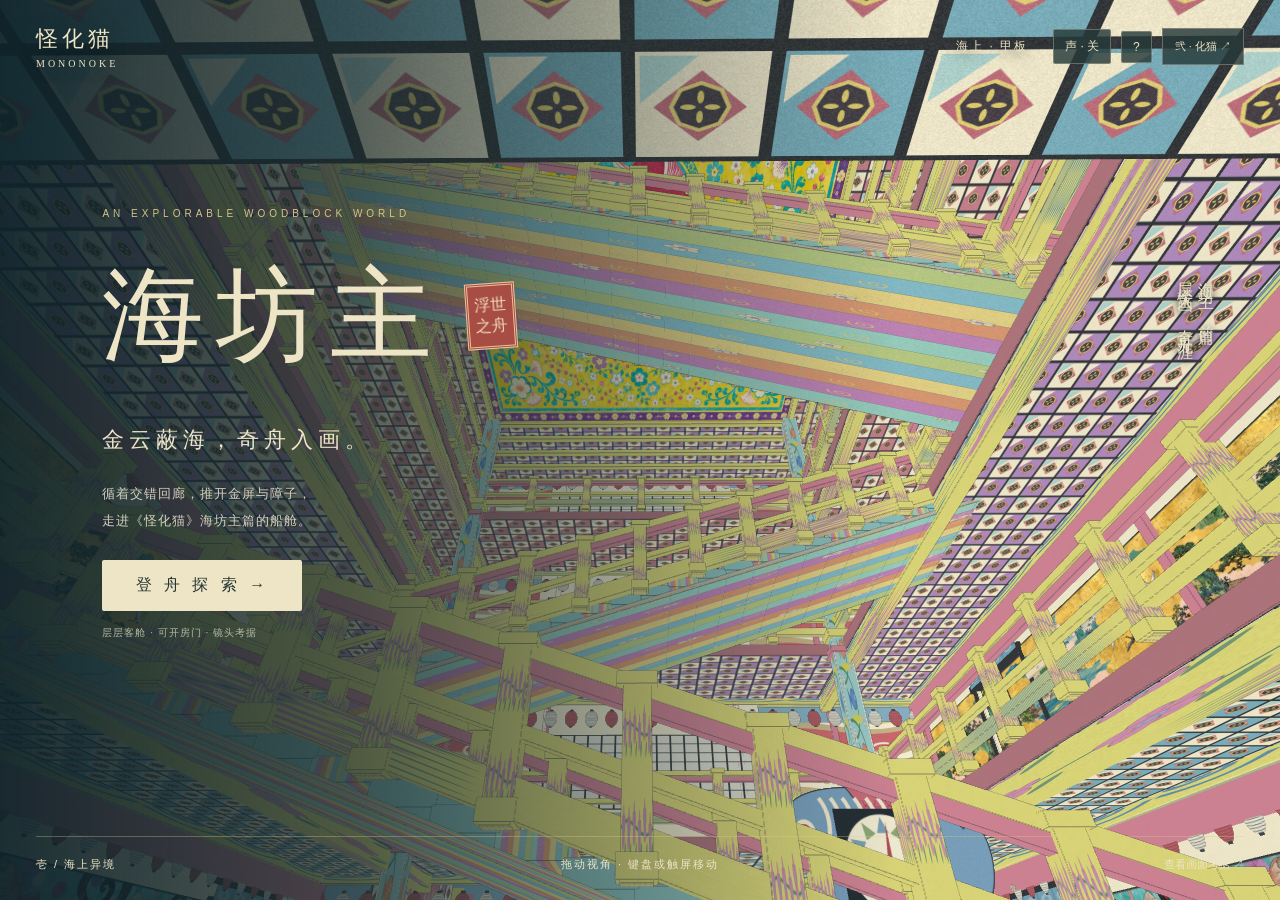
<file: index.html>
<!doctype html>
<html lang="zh-CN">
<head><meta charset="utf-8"><meta name="viewport" content="width=device-width,initial-scale=1,viewport-fit=cover"><meta name="theme-color" content="#202f36"><title>海坊主 · 浮世之舟</title><link rel="stylesheet" href="style.css?v=32"></head>
<body>
<div id="world" aria-label="可探索的海坊主船舱"></div><div class="paper"></div>
<header><a href="#" id="home" aria-label="返回标题">怪化猫 <span>MONONOKE</span></a><div class="top-right"><span id="zone">海上 · 甲板</span><button id="sound" title="切换合成海浪声" aria-label="开启环境音">声 · 关</button><button id="help" aria-label="操作说明">?</button><a id="chapterLink" href="bakeneko/?v=2" title="切换到化猫篇">弐 · 化猫 ↗</a></div></header>
<section id="intro"><div class="intro-copy"><p class="eyebrow">AN EXPLORABLE WOODBLOCK WORLD</p><div class="title-row"><h1>海坊主</h1><span class="seal">浮世<br>之舟</span></div><p class="subtitle">金云蔽海，奇舟入画。</p><p class="intro-desc">循着交错回廊，推开金屏与障子，<br class="wide">走进《怪化猫》海坊主篇的船舱。</p><button id="enter" class="primary" disabled>正在展开画卷…</button><p class="intro-note">层层客舱 · 可开房门 · 镜头考据</p></div><div class="vertical-note">海坊主 · 前篇<br>层楼入画 · 奇舟无涯</div><div class="intro-bottom"><span>壱 / 海上异境</span><span>拖动视角 · 键盘或触屏移动</span><button id="introRefs">查看画面考据 ↗</button></div></section>
<main id="hud" hidden><div class="location"><span id="locNumber">01</span><div><small>当前所在</small><h2 id="locTitle">金云甲板</h2></div></div><div id="crosshair">+</div><button id="inspect" hidden>观察 <span>E</span></button><div class="bottom-bar"><button id="mapBtn">◎ 船内舆图</button><span class="controls-hint">W A S D 移动 <i>·</i> 拖动环顾 <i>·</i> E 观察</span><button id="referenceBtn">↗ 镜头对照</button><button id="journalBtn">见闻录 <b id="count">0 / 12</b></button></div><div id="joystick" aria-label="移动摇杆"><div id="stick"></div></div><div class="touch-look">右侧拖动环顾</div><button id="reset" title="回到中庭仰视机位">↶</button></main>
<aside id="panel" role="dialog" aria-modal="true" aria-labelledby="panelTitle" hidden><div class="panel-head"><span id="panelKicker">船上见闻录</span><button id="closePanel" aria-label="关闭">×</button></div><div id="panelContent"></div></aside><div id="shade" hidden></div>
<div id="toast" role="status"></div><div id="error" hidden><h2>画卷未能展开</h2><p>请使用支持 WebGL 的现代浏览器，并开启硬件加速。</p><button onclick="location.reload()">重新尝试</button></div>
<script src="three.min.js"></script><script src="references.js"></script><script src="generated.js?v=31"></script><script src="scene.js?v=31"></script>
</body></html>
</file>
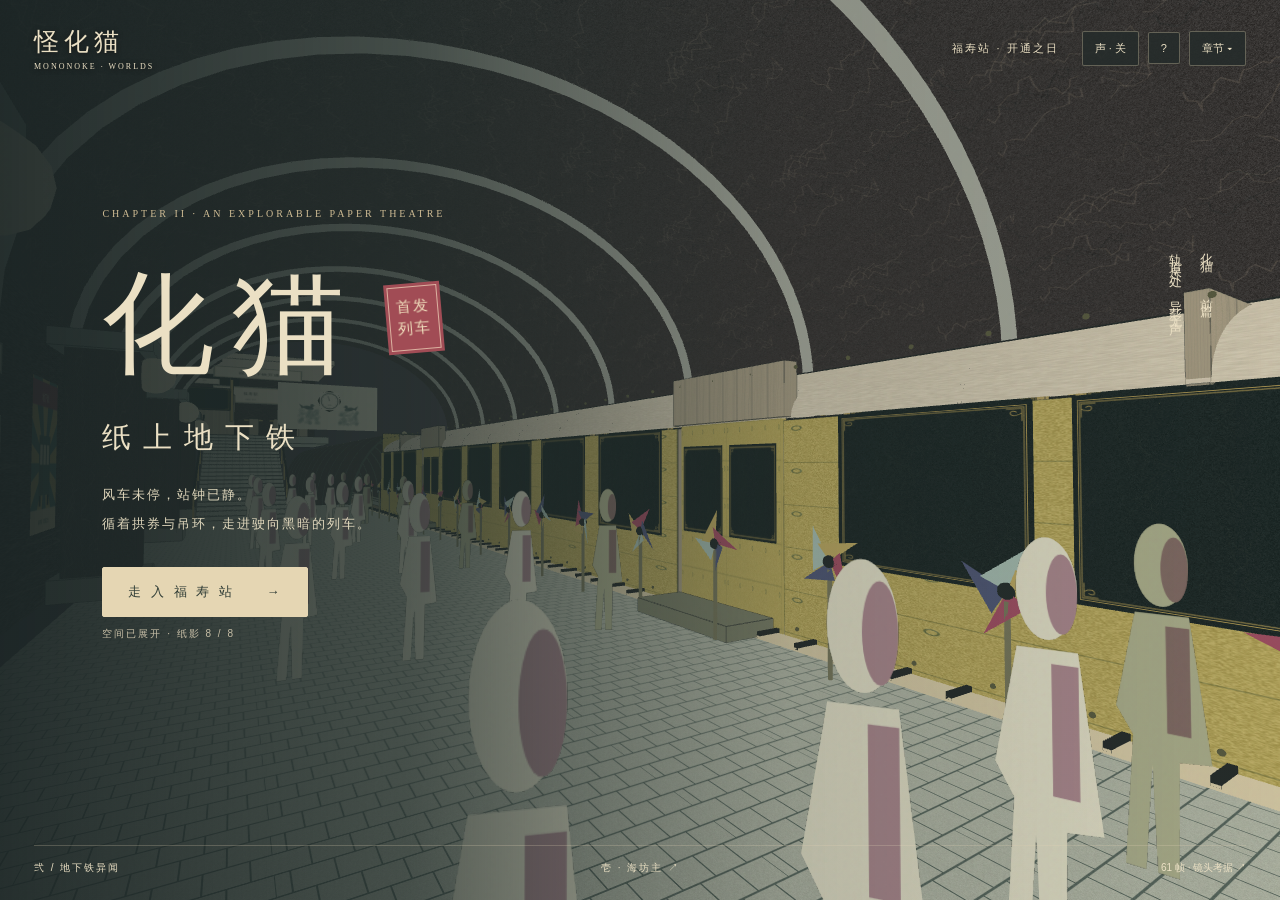
<file: bakeneko/index.html>
<!doctype html>
<html lang="zh-CN">
<head><meta charset="utf-8"><meta name="viewport" content="width=device-width,initial-scale=1,viewport-fit=cover"><meta name="theme-color" content="#292725"><meta name="description" content="循着福寿站的拱券与风车，走入《怪化猫》化猫篇的纸上地下铁。可探索的站台、列车、驾驶室与结界秤阵。"><title>化猫 · 纸上地下铁 | 怪化猫异境</title><link rel="stylesheet" href="style.css?v=2"></head>
<body>
<div id="world" aria-label="可步行探索的化猫地下铁"></div><div class="paper" aria-hidden="true"></div>
<header><a class="brand" href="../?v=32">怪化猫<span>MONONOKE · WORLDS</span></a><div class="header-actions"><span id="zone">福寿站 · 开通之日</span><button id="sound" aria-label="开启列车环境音">声 · 关</button><button id="help" aria-label="操作说明">?</button><button id="chapters" aria-label="选择章节">章节 ▾</button></div></header>
<section id="intro"><div class="intro-copy"><p class="eyebrow">CHAPTER II · AN EXPLORABLE PAPER THEATRE</p><div class="title"><h1>化猫</h1><span class="seal">首发<br>列车</span></div><p class="intro-subtitle">纸上地下铁</p><p class="intro-desc">风车未停，站钟已静。<br>循着拱券与吊环，走进驶向黑暗的列车。</p><button id="enter" class="primary">走 入 福 寿 站 <span>→</span></button><p class="loading" id="loading">空间已展开 · 纸影陆续入座</p></div><div class="vertical">化猫 · 前篇<br>轨道尽处，异影无声</div><div class="intro-bottom"><span>弐 / 地下铁异闻</span><a href="../?v=32">壱 · 海坊主 ↗</a><button id="introRefs">61 帧 · 镜头考据 ↗</button></div></section>
<main id="hud" hidden><div class="location"><span id="locNo">01</span><div><small>当前所在</small><h2 id="locTitle">福寿站台</h2></div></div><div class="crosshair" aria-hidden="true">+</div><button id="inspect" hidden></button><div class="bottom-bar"><button id="mapBtn">◎ 车站舆图</button><span class="control-hint">W A S D 移动 · 拖动环顾 · E 开门 / 观察</span><div class="bottom-right"><button id="refsBtn">↗ 镜头对照</button><button id="journalBtn">异闻录 <b id="count">0 / 11</b></button><button id="modeBtn">◐ 开通日</button></div></div><div id="joystick" aria-label="移动摇杆"><span id="stick"></span></div><span class="touch-hint">右侧拖动环顾</span><button id="reset" aria-label="回到车厢中轴">↶</button></main>
<div id="shade" hidden></div><aside id="panel" role="dialog" aria-modal="true" aria-labelledby="panelTitle" hidden><div class="panel-head"><small id="panelKicker">地下铁异闻</small><button id="closePanel" aria-label="关闭面板">×</button></div><div id="panelContent"></div></aside><div id="toast" role="status"></div><div id="error" hidden><h2>画卷未能展开</h2><p>请使用支持 WebGL 的浏览器，并开启硬件加速。</p><button onclick="location.reload()">重新展开</button></div>
<script src="../three.min.js"></script><script src="references.js"></script><script src="scene.js?v=2"></script>
</body></html>
</file>
<file: style.css>
:root{--paper:#eee4c6;--ink:#263732;--red:#a84340;--gold:#d7bc6a}*{box-sizing:border-box}body{margin:0;overflow:hidden;background:#273c48;color:var(--paper);font-family:"Microsoft YaHei","PingFang SC",sans-serif}button,a{-webkit-tap-highlight-color:transparent}button{font:inherit;cursor:pointer}button:focus-visible,a:focus-visible{outline:2px solid #ecd385;outline-offset:5px}button{border:1px solid #e1d3b357;color:inherit;background:#263a3ad1;border-radius:2px;padding:10px 15px}button:hover{background:#52605be6}button:disabled{opacity:.6;cursor:wait}[hidden]{display:none!important}#world{position:fixed;inset:0}#world canvas{display:block;width:100%;height:100%;touch-action:none}.paper{position:fixed;inset:0;pointer-events:none;opacity:.09;background-image:url("data:image/svg+xml,%3Csvg viewBox='0 0 180 180' xmlns='http://www.w3.org/2000/svg'%3E%3Cfilter id='n'%3E%3CfeTurbulence type='fractalNoise' baseFrequency='.65' numOctaves='3' stitchTiles='stitch'/%3E%3C/filter%3E%3Crect width='100%25' height='100%25' opacity='.55' filter='url(%23n)'/%3E%3C/svg%3E");mix-blend-mode:multiply;z-index:2}header{position:fixed;z-index:5;left:36px;right:36px;top:24px;display:flex;align-items:center;justify-content:space-between;text-shadow:0 2px 15px #162625}header a{text-decoration:none;color:var(--paper);font-family:serif;letter-spacing:4px;font-size:22px}header a span{font-family:serif;font-size:10px;letter-spacing:3px;display:block;margin-top:4px}.top-right{display:flex;align-items:center;gap:10px}.top-right>span{font-size:12px;letter-spacing:2px;margin-right:15px}.top-right button{padding:8px 11px;font-size:12px}#intro{position:fixed;inset:0;z-index:3;background:linear-gradient(90deg,rgba(14,34,41,.94),rgba(22,39,42,.7) 28%,transparent 70%)}.intro-copy{position:absolute;left:8%;top:24%;max-width:620px}.eyebrow{font-size:10px;letter-spacing:4px;color:#d3c48d}.title-row{display:flex;align-items:center;gap:22px}h1{font-family:"STKaiti","KaiTi",serif;font-weight:400;letter-spacing:12px;font-size:clamp(64px,8vw,114px);margin:18px 0}.seal{color:#f2ddba;background:#a74d44;padding:9px 6px;font-family:serif;font-size:16px;line-height:1.3;transform:rotate(-4deg);border:3px double #ecc29a}.subtitle{font-family:"STKaiti","KaiTi",serif;letter-spacing:5px;font-size:22px}.intro-desc{font-size:13px;line-height:2.1;letter-spacing:1px;color:#d4d2be;margin:25px 0}.primary{background:var(--paper);color:var(--ink);border:0;padding:15px 32px;min-width:200px;letter-spacing:4px}.primary:hover{background:#fff3d1}.intro-note{font-size:10px;color:#b7b9a8;margin-top:15px;letter-spacing:1px}.vertical-note{position:absolute;right:5%;top:30%;writing-mode:vertical-rl;letter-spacing:5px;line-height:2.5;font:16px serif;text-shadow:0 2px 8px #263632}.intro-bottom{position:absolute;bottom:28px;left:36px;right:36px;display:flex;justify-content:space-between;align-items:center;border-top:1px solid #ddc98d55;padding-top:20px;font-size:11px;letter-spacing:2px}.intro-bottom button{border:0;background:none;font-size:11px;padding:0}#hud{position:fixed;inset:0;pointer-events:none;z-index:4}#hud button{pointer-events:auto}.location{position:absolute;left:36px;top:112px;display:flex;gap:15px;text-shadow:0 2px 8px #152524}.location>span{font-size:35px;font-family:serif;border-right:1px solid #eadcac88;padding-right:16px}.location small{font-size:10px;letter-spacing:3px}.location h2{margin:5px 0;font-family:serif;font-weight:400;font-size:20px;letter-spacing:3px}#crosshair{position:absolute;top:50%;left:50%;transform:translate(-50%,-50%);font-size:20px;font-weight:200;color:#fff8d5b0;text-shadow:0 0 3px #333}#inspect{position:absolute;left:50%;top:60%;transform:translateX(-50%);background:#f0e7cedf;color:#313e36;font-size:13px;box-shadow:0 5px 24px #182a2944}#inspect span{margin-left:15px;border:1px solid #7f8772;padding:1px 5px}.bottom-bar{position:absolute;bottom:24px;left:36px;right:36px;display:flex;align-items:center;justify-content:space-between}.bottom-bar button{font-size:12px;letter-spacing:1px;backdrop-filter:blur(10px)}.bottom-bar b{font-size:10px;margin-left:15px;font-weight:400;color:#d5c79b}.controls-hint{font-size:11px;letter-spacing:1px;text-shadow:0 1px 5px #111;background:#2439399c;padding:10px 20px}.controls-hint i{margin:0 9px}#reset{position:absolute;right:36px;bottom:86px;font-size:19px;padding:7px 13px}#panel{position:fixed;right:0;top:0;bottom:0;width:min(520px,100%);background:var(--paper);color:var(--ink);z-index:20;overflow:auto;padding:25px 30px;box-shadow:-20px 0 80px #101c2355}.panel-head{display:flex;justify-content:space-between;align-items:center;border-bottom:1px solid #34443944;padding-bottom:16px;letter-spacing:3px;font-size:11px}.panel-head button{background:none;color:#394738;border:0;font-size:28px;padding:0 8px}#panelContent h2{font:32px "STKaiti","KaiTi",serif;font-weight:400;letter-spacing:4px;margin:28px 0 15px}#panelContent p{font-size:13px;line-height:1.95;color:#526052}#panelContent img{width:100%;border:5px solid #faf4dd;margin-top:12px}#panelContent small{display:block;font-size:11px;color:#7c7d66;line-height:1.8}#panelContent button{color:#31463a;background:#ddd5b9;border-color:#b4b294}#panelContent .primary{background:#374c43;color:#f4e5bd;margin-top:15px}#shade{position:fixed;inset:0;background:#17282a66;z-index:19;backdrop-filter:blur(3px)}.entry{display:grid;grid-template-columns:44px 1fr 20px;align-items:center;border-bottom:1px solid #49533d33;padding:18px 0;cursor:pointer}.entry .num{font:22px serif;color:#9b5146}.entry h3{font-size:15px;font-weight:500;margin:0 0 7px}.entry small{font-size:10px!important}.map-locations{display:grid;grid-template-columns:1fr 1fr;gap:12px;margin:24px 0}.map-locations button{text-align:left;padding:18px 12px}.map-locations button span{display:block;font-size:10px;margin-top:7px;color:#71806a}.map-figure{width:100%;height:270px;margin:10px 0}.key{display:inline-block;padding:2px 8px;background:#ddd5ba;border:1px solid #bcb798;font-size:12px}#toast{position:fixed;z-index:25;bottom:110px;left:50%;transform:translateX(-50%);background:#203a36ec;border:1px solid #c9bb91;color:#f0e4c6;padding:12px 20px;font-size:12px;opacity:0;transition:opacity .3s;pointer-events:none;max-width:90vw;text-align:center}#error{position:fixed;inset:0;z-index:50;background:#283c40;padding:20vh 10vw}#joystick,.touch-look{display:none}@media(pointer:coarse){#joystick{display:block;position:absolute;left:28px;bottom:100px;width:112px;height:112px;border-radius:50%;background:#e8ddbd25;border:1px solid #eee6c777;pointer-events:auto;touch-action:none}#stick{position:absolute;left:35px;top:35px;width:40px;height:40px;border-radius:50%;border:1px solid #eee6c7;background:#eee6c744}.touch-look{display:block;position:absolute;right:30px;bottom:115px;font-size:10px;color:#e6ddc3aa}.controls-hint{display:none}}@media(max-width:650px){header{left:20px;right:20px;top:18px}header a{font-size:18px}header a span{font-size:8px}.top-right>span{display:none}.intro-copy{left:8%;top:25%;right:7%}.eyebrow{font-size:8px;letter-spacing:2px}h1{font-size:70px;letter-spacing:8px}.subtitle{font-size:18px}.intro-desc{font-size:12px}.vertical-note{display:none}.intro-bottom{left:20px;right:20px;bottom:22px;font-size:10px}.intro-bottom>span:nth-child(2){display:none}#intro{background:linear-gradient(90deg,#142c34d9,#142c3466)}.location{left:20px;top:98px}.location>span{font-size:28px}.location h2{font-size:17px}.bottom-bar{left:20px;right:20px;bottom:max(20px,env(safe-area-inset-bottom))}.bottom-bar button{padding:11px;font-size:11px}#reset{right:20px;bottom:77px}.controls-hint{display:none}#panel{padding:22px}#inspect{top:62%;white-space:nowrap}}@media(max-height:520px){.intro-copy{top:18%}h1{font-size:60px;margin:8px 0}.subtitle{margin:8px 0}.intro-desc{margin:10px 0}.intro-note{display:none}.eyebrow{display:none}.intro-bottom{bottom:12px;padding-top:8px}.primary{padding:10px 20px}.location{top:80px}.vertical-note{display:none}}

.shot-grid{display:grid;grid-template-columns:1fr 1fr;gap:12px;margin:20px 0}.shot-grid button{padding:0;background:#e6dcc0!important;border:1px solid #b1ab92!important;text-align:left}.shot-grid img{margin:0!important;border:0!important;display:block;aspect-ratio:16/9;object-fit:cover}.shot-grid span{display:block;font-size:10px;line-height:1.6;padding:8px}.evidence-heading{font-family:serif;font-weight:400;font-size:18px;letter-spacing:2px;margin-top:28px}.generated-preview{background:#d1d1bc;padding:15px;text-align:center;margin:24px 0}.generated-preview img{max-height:540px;width:auto!important;max-width:100%;object-fit:contain;border:0!important}.tier-diagram{display:flex;flex-direction:column;align-items:center;padding:22px;background:#d8d7b9;margin-top:20px}.tier-diagram span{border-bottom:2px solid #889a85;padding:8px 16px;font:14px serif}.tier-diagram i{font-size:11px;font-style:normal;color:#aa696d;padding:10px}.controls-hint{padding:10px 12px;font-size:10px}.location{background:#213c3c7a;padding:10px 15px;border-left:2px solid #dcc58e}.intro-copy{top:22%}.intro-desc{max-width:470px}#panelContent img{background:#faf4dd}#referenceBtn{margin-left:auto;margin-right:15px}@media(max-width:900px){.controls-hint{display:none}}@media(max-width:650px){.bottom-bar{gap:7px}.bottom-bar button{font-size:10px;padding:10px 8px}.bottom-bar b{margin-left:5px}#referenceBtn{margin:0 auto}.location{padding:7px 10px}.intro-copy{top:23%}}

#shade.comparison{background:none;backdrop-filter:none}
.floor-tabs{display:grid;grid-template-columns:repeat(4,1fr);gap:6px;margin:20px 0 12px}.floor-tabs button{font-size:11px;padding:10px 4px;letter-spacing:0}.floor-tabs button[aria-pressed=true]{background:#455e50!important;color:#eee4c4!important}.room-plan{display:block;width:100%;max-height:430px;border:1px solid #7f9278;margin:12px 0 18px}.room-plan text{fill:#3c5143;font:11px "Microsoft YaHei",sans-serif}#inspect{max-width:calc(100vw - 30px)}
@media(pointer:coarse){#joystick{background:#203b36a6;border:2px solid #f0e4b5c7;box-shadow:0 2px 20px #18312855}#stick{background:#eee6c7c7;border:1px solid #fff3d6}.touch-look{color:#fff0cc;background:#203b368f;padding:7px 10px}}

.top-right #chapterLink{font-family:inherit;font-size:11px;letter-spacing:0;display:inline-block;color:var(--paper);background:#263a3ad1;border:1px solid #e1d3b357;padding:10px 12px;text-shadow:none}.top-right #chapterLink:hover{color:#fff2cf;border-color:#e1d3b3}@media(max-width:650px){.top-right #chapterLink{font-size:10px;padding:9px 8px}.top-right{gap:5px}}
</file>
<file: bakeneko/style.css>
:root{--paper:#ebe0c4;--ink:#272c29;--red:#964956;--gold:#bd9f59;--muted:#d6c9a9}*{box-sizing:border-box}html,body{margin:0;width:100%;height:100%;overflow:hidden;background:#211f21;color:var(--paper);font-family:"Microsoft YaHei","PingFang SC",sans-serif}button,a{-webkit-tap-highlight-color:transparent}button{font:inherit;color:inherit;cursor:pointer;border:1px solid #e8d8b650;background:#252c2bdd;border-radius:2px;padding:11px 16px}a{color:inherit;text-decoration:none}button:hover,a:hover{color:#fff2cf;border-color:#e4d4ac}button:focus-visible,a:focus-visible{outline:2px solid #f1cd70;outline-offset:4px}button:disabled{opacity:.4;cursor:default}#world,#world canvas,.paper{position:fixed;inset:0;width:100%;height:100%}#world canvas{display:block;touch-action:none;outline:none}.paper{pointer-events:none;background-image:url("data:image/svg+xml,%3Csvg viewBox='0 0 200 200' xmlns='http://www.w3.org/2000/svg'%3E%3Cfilter id='n'%3E%3CfeTurbulence type='fractalNoise' baseFrequency='.9' numOctaves='3' stitchTiles='stitch'/%3E%3C/filter%3E%3Crect width='100%25' height='100%25' opacity='.32' filter='url(%23n)'/%3E%3C/svg%3E");mix-blend-mode:multiply;opacity:.13;z-index:2}header{position:fixed;z-index:12;left:34px;right:34px;top:25px;display:flex;align-items:center;justify-content:space-between;text-shadow:0 1px 5px #171716}.brand{font-family:"Yu Mincho","Noto Serif CJK SC",serif;font-size:25px;letter-spacing:5px}.brand span{display:block;font-family:Georgia,serif;font-size:8px;letter-spacing:2px;margin-top:4px}.header-actions{display:flex;align-items:center;gap:9px;font-size:11px}.header-actions>span{margin-right:14px;letter-spacing:2px}.header-actions button{padding:9px 12px}#intro{position:fixed;inset:0;z-index:9;background:linear-gradient(90deg,#1b2525ed 0%,#1e2928b8 32%,#1d252531 62%,#151b1c0a 100%)}.intro-copy{position:absolute;left:8%;top:22%}.eyebrow{font-family:Georgia,serif;font-size:10px;letter-spacing:3px;color:#d0bd95}.title{display:flex;align-items:center;gap:27px}h1{font-family:"Yu Mincho","Noto Serif CJK SC",serif;font-weight:400;font-size:112px;letter-spacing:18px;margin:20px 0 6px}.seal{display:inline-block;transform:rotate(-5deg);background:#a14c55;color:#f0dfbd;border:1px solid #dbb1a0;outline:3px solid #a14c55;padding:9px 7px;font-family:serif;font-size:15px;line-height:1.45;letter-spacing:2px}.intro-subtitle{font-family:serif;font-size:29px;letter-spacing:12px;margin:12px 0 22px}.intro-desc{font-size:13px;letter-spacing:2px;line-height:2.25;color:#e0d7bc}.primary{background:#e5d6b3;color:#303d36;border-color:#e5d6b3;padding:15px 25px;margin-top:15px;font-size:13px;letter-spacing:3px}.primary:hover{color:#162a23;background:#f2e5c7}.primary span{display:inline-block;margin-left:25px}.loading{font-size:10px;color:#c8bfa7;letter-spacing:2px}.vertical{position:absolute;writing-mode:vertical-rl;right:4.5%;top:27%;font-family:serif;font-size:13px;letter-spacing:7px;line-height:2.4}.intro-bottom{position:absolute;left:34px;right:34px;bottom:25px;border-top:1px solid #dfd2b33d;display:flex;align-items:center;justify-content:space-between;padding-top:15px;font-size:10px;letter-spacing:2px}.intro-bottom button{background:none;border:0;padding:0;font-size:10px}.location{position:fixed;top:112px;left:34px;display:flex;align-items:center;gap:17px;background:#26342e99;border-left:1px solid #ded1ae;padding:15px 18px;text-shadow:0 2px 8px #27302b}.location>span{font-family:Georgia,serif;font-size:37px;border-right:1px solid #e5dabc57;padding-right:15px}.location small{font-size:9px;letter-spacing:3px;color:#e5dcc6}.location h2{font-family:serif;font-size:20px;font-weight:400;letter-spacing:3px;margin:8px 0 0}.crosshair{position:fixed;left:50%;top:50%;transform:translate(-50%,-50%);font:16px Georgia;color:#f3e7c477;pointer-events:none}.bottom-bar{position:fixed;left:34px;right:34px;bottom:24px;display:flex;align-items:center;gap:12px;font-size:11px}.bottom-right{display:flex;gap:8px;margin-left:auto}.bottom-bar button{font-size:11px;padding:11px 14px}.control-hint{font-size:9px;letter-spacing:1px;text-shadow:0 2px 4px #000;background:#24322c99;padding:7px}#inspect{position:fixed;top:61%;left:50%;transform:translateX(-50%);background:#e8dbb9ed;color:#334437;border-color:#a69b7b;max-width:85vw;font-size:12px;letter-spacing:1px;white-space:nowrap}#inspect span{font-family:Georgia;border:1px solid #62745d;margin-left:10px;padding:2px 4px}#reset{position:fixed;right:34px;bottom:78px;padding:8px 12px;background:#26352dcc}#joystick,.touch-hint{display:none}#shade{position:fixed;inset:0;background:#101a17aa;z-index:19;backdrop-filter:blur(4px)}#panel{position:fixed;right:0;top:0;bottom:0;z-index:20;width:min(590px,100%);padding:28px 32px;background:#e9dfc7;color:#34403a;overflow:auto;border-left:4px solid #9b635b;box-shadow:-10px 0 50px #0003}.panel-head{display:flex;align-items:center;justify-content:space-between;padding-bottom:15px;border-bottom:1px solid #8f977e66}.panel-head small{font-size:10px;letter-spacing:3px}.panel-head button{background:transparent;color:#36493d;border:0;font-size:28px;padding:0 5px}#panel h2{font-family:serif;letter-spacing:3px;font-weight:400;font-size:30px;margin:24px 0 17px}#panel h3{font-family:serif;font-size:20px;font-weight:400}#panel p{font-size:13px;line-height:2}#panel small{line-height:1.8;font-size:10px;color:#5d6e60}#panel img{display:block;width:100%;height:auto;border:1px solid #657b6655;margin:12px 0}#panel button{color:#344c3a;background:#d7d6b8;border-color:#89947877}#panel button:hover{background:#c9cead}.map-plan{display:block;width:100%;max-height:270px;border:1px solid #8c967a66;margin:16px 0;background:#d2d4bb}.map-plan text{font-size:12px;fill:#344738;font-family:"Microsoft YaHei",sans-serif}.places{display:grid;grid-template-columns:1fr 1fr;gap:10px}.places button{text-align:left;font-family:serif;font-size:16px;padding:15px}.places span{display:block;font-family:sans-serif;font-size:9px;margin-top:7px;line-height:1.5;color:#62715c}.mode-options{display:flex;gap:7px;margin-top:18px}.mode-options button{flex:1;font-size:11px}.mode-options button[aria-pressed=true]{background:#4c6654!important;color:#ede6d0!important}.ref-grid{display:grid;grid-template-columns:1fr 1fr;gap:12px}.ref-grid button{padding:0;border:1px solid #a3ac9088;text-align:left}.ref-grid img{margin:0!important;border:0!important}.ref-grid span{display:block;font-size:10px;line-height:1.6;padding:9px}.notes{display:grid;gap:9px}.notes button{text-align:left;padding:14px}.notes span{font-size:11px}.notes b{display:block;font-family:serif;font-size:17px;font-weight:400;margin-bottom:5px}.chapter-link{display:block;padding:20px;border:1px solid #929d8388;margin:14px 0;font-family:serif;font-size:23px}.chapter-link small{display:block;margin-top:10px}.chapter-link.current{background:#d1d3b7}#toast{position:fixed;bottom:87px;left:50%;transform:translate(-50%,15px);z-index:30;pointer-events:none;opacity:0;transition:opacity .2s,transform .2s;background:#28392fe8;border:1px solid #ddce9f7a;padding:11px 17px;font-size:11px;max-width:85vw;text-align:center;line-height:1.6}#toast.show{opacity:1;transform:translate(-50%,0)}#error{position:fixed;inset:0;z-index:99;background:#1d2c27;padding:20vh 10vw}#error h2{font-family:serif;font-weight:400}[hidden]{display:none!important}@media(pointer:coarse){#joystick{position:fixed;display:block;width:108px;height:108px;left:25px;bottom:110px;border:2px solid #e9ddb680;border-radius:50%;background:#364e45ba;touch-action:none;box-shadow:0 3px 18px #0003}#stick{position:absolute;left:34px;top:34px;width:36px;height:36px;background:#e8dfc0d9;border:1px solid #fff9;border-radius:50%;pointer-events:none}.touch-hint{position:fixed;display:block;right:26px;bottom:126px;font-size:10px;padding:4px 8px;background:#253c33a8}.control-hint{display:none}}@media(max-width:700px){header{left:20px;right:20px;top:20px}.brand{font-size:20px;letter-spacing:3px}.brand span{font-size:7px;letter-spacing:1px}.header-actions{gap:5px}.header-actions>span{display:none}.header-actions button{font-size:10px;padding:9px}.intro-copy{left:8%;right:8%;top:24%}.eyebrow{font-size:8px;letter-spacing:1.5px}h1{font-size:82px;letter-spacing:12px;margin:15px 0 0}.intro-subtitle{font-size:24px;letter-spacing:8px;margin:12px 0 18px}.intro-desc{font-size:12px;letter-spacing:1px}.vertical{display:none}#intro{background:linear-gradient(90deg,#1c2b28e8,#1c2b2899 60%,#1c2b2822)}.intro-bottom{left:20px;right:20px;font-size:9px;letter-spacing:1px;gap:9px}.intro-bottom button{font-size:9px}.location{left:20px;top:95px;padding:10px 13px;gap:12px}.location>span{font-size:28px}.location h2{font-size:17px}.bottom-bar{left:16px;right:16px;bottom:max(18px,env(safe-area-inset-bottom));gap:6px;justify-content:space-between}.bottom-right{gap:6px;margin-left:0}.bottom-bar button{padding:12px 9px;font-size:10px}.control-hint{display:none}#reset{right:22px;bottom:76px}#inspect{top:63%;font-size:11px;padding:11px 13px}#inspect span{display:none}#panel{padding:24px}.places{gap:7px}.places button{padding:13px;font-size:15px}#toast{bottom:82px}.loading{font-size:9px;letter-spacing:1px}}@media(max-height:560px){.intro-copy{top:17%}h1{font-size:65px;margin:10px 0 0}.eyebrow{display:none}.intro-subtitle{font-size:22px;margin:7px 0}.intro-desc{margin:10px 0;font-size:11px}.primary{margin-top:5px;padding:11px 19px}.intro-bottom{bottom:14px;padding-top:10px}.loading{display:none}.location{top:78px}.vertical{display:none}}

@media(max-width:390px){.bottom-bar{gap:4px;left:12px;right:12px}.bottom-right{gap:4px}.bottom-bar button{padding:12px 7px;font-size:9px}}
</file>
